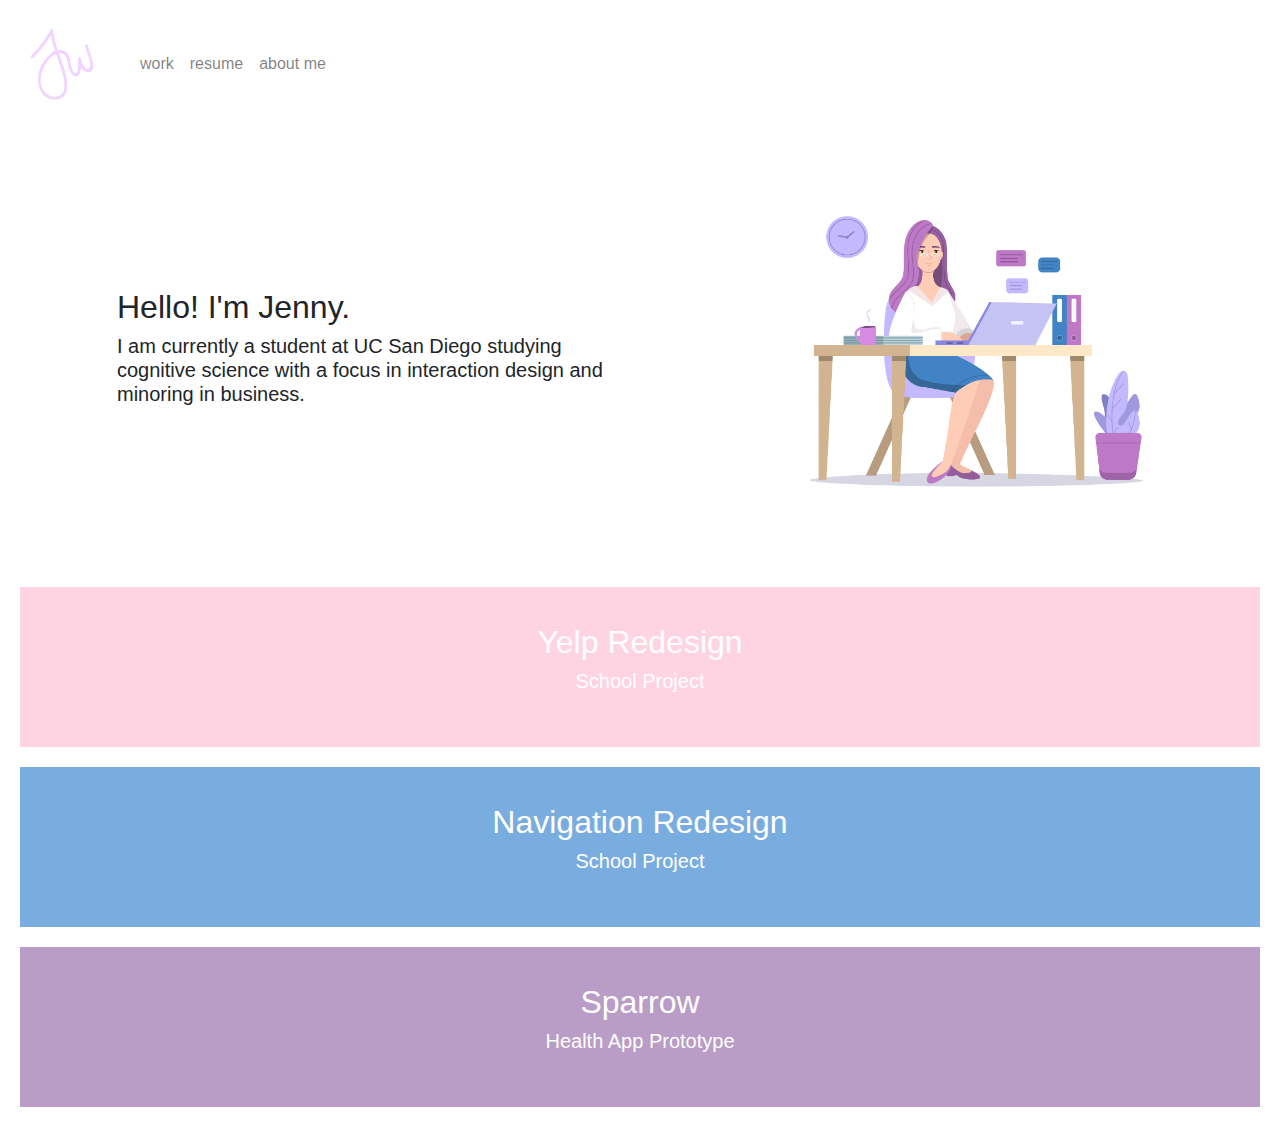
<file: index.html>
<!DOCTYPE html>
<html lang="en">
<head>
  <title>Jenny Wu</title>
  <meta charset="utf-8">
  <meta name="viewport" content="width=device-width, initial-scale=1">
  <link rel="stylesheet" href="https://maxcdn.bootstrapcdn.com/bootstrap/4.3.1/css/bootstrap.min.css">
  <script src="https://ajax.googleapis.com/ajax/libs/jquery/3.4.1/jquery.min.js"></script>
  <script src="https://cdnjs.cloudflare.com/ajax/libs/popper.js/1.14.7/umd/popper.min.js"></script>
  <script src="https://maxcdn.bootstrapcdn.com/bootstrap/4.3.1/js/bootstrap.min.js"></script>
  <link rel = "stylesheet"
   type = "text/css"
   href = "style.css" />
</head>
<body>


<!--NAV BAR-->
<nav class="navbar navbar-expand-sm bg-white navbar-light">
  <a class="navbar-brand" href="#">
    <img src="logo.jpg" alt="logo" style="width:100px;">
  </a>
  <ul class="navbar-nav">
    <li class="work-item">
      <a class="nav-link" href="work.html">work</a>
    </li>
    <li class="resume-item">
      <a class="nav-link" href="resume.pdf">resume</a>
    </li> 
    <li class="aboutme-item">
      <a class="nav-link" href="aboutme.html">about me</a>
    </li>
  </ul>
</nav>

<!--INTRO&PICTURE-->
<div class="container">
<div class="jumbotron text-left bg-white" style="margin-bottom:0">
<div class="row">
  <div class="col-md-6" style= "margin:auto">
    <p>
      <h2>Hello! I'm Jenny.</h2>
      <h5>I am currently a student at UC San Diego studying cognitive science with
	a focus in interaction design and minoring in business.</h5>
    </p>
  </div>
  <div class="col-md-6">
     <img class="img-responsive" src="601.jpg" alt="Jenny" style= "width:75%" align= "right" image>
  </div>
</div>
</div>
</div>


<!--WORKS-->
<div class = "yelp">
  <p>
  <h2>Yelp Redesign</h2>
  <h5>School Project</h5>
  </p>
</div>

<div class = "maps"> <a href= "resume.pdf"></a>
  <p>
  <h2>Navigation Redesign</h2>
  <h5>School Project</h5>
  </p>
</div>

<div class = "health">
  <p>
  <h2>Sparrow</h2>
  <h5>Health App Prototype</h5>
  </p>
</div>

</body>
</html>
</file>
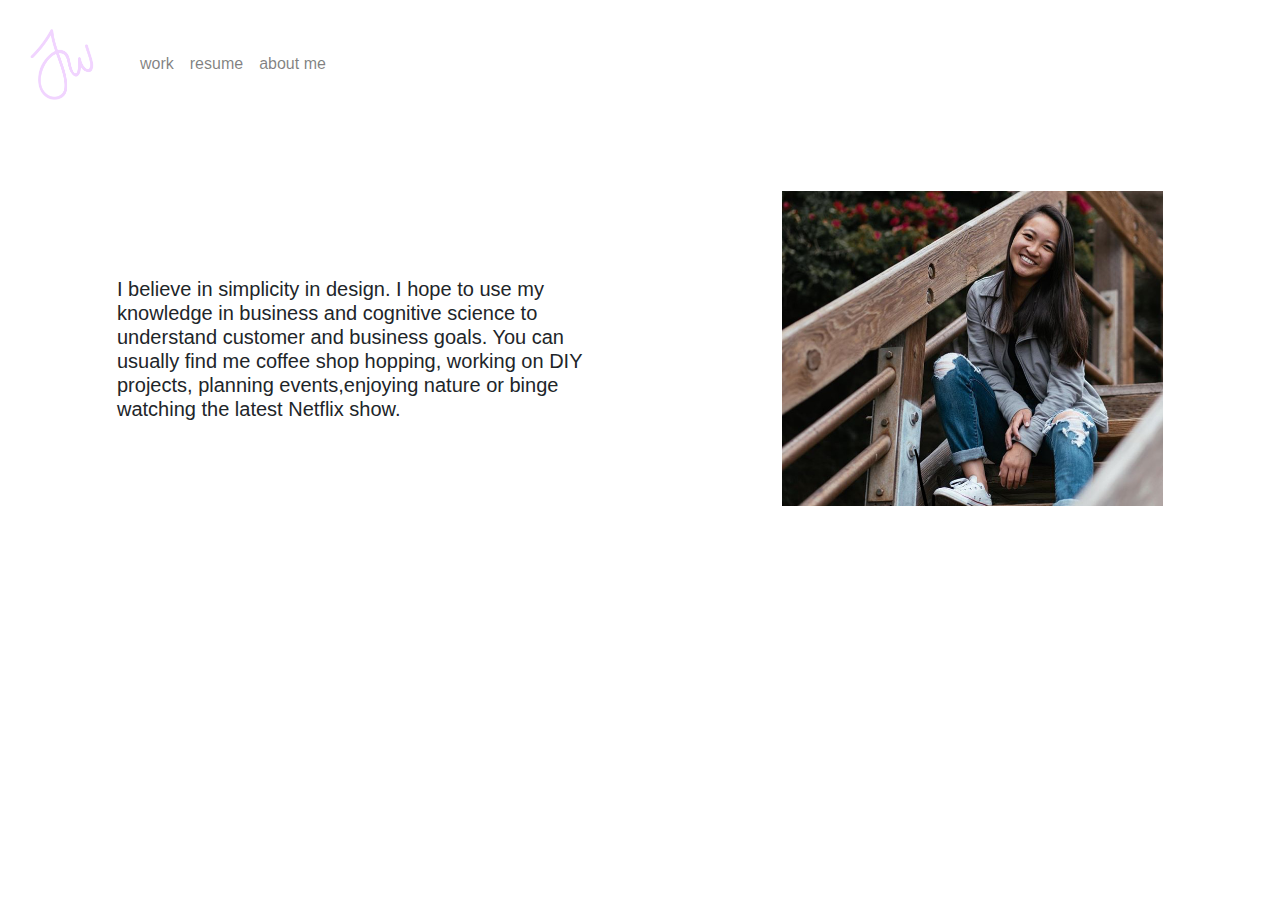
<file: aboutme.html>
<!DOCTYPE html>
<html lang="en">
<head>
  <title>Jenny Wu</title>
  <meta charset="utf-8">
  <meta name="viewport" content="width=device-width, initial-scale=1">
  <link rel="stylesheet" href="https://maxcdn.bootstrapcdn.com/bootstrap/4.3.1/css/bootstrap.min.css">
  <script src="https://ajax.googleapis.com/ajax/libs/jquery/3.4.1/jquery.min.js"></script>
  <script src="https://cdnjs.cloudflare.com/ajax/libs/popper.js/1.14.7/umd/popper.min.js"></script>
  <script src="https://maxcdn.bootstrapcdn.com/bootstrap/4.3.1/js/bootstrap.min.js"></script>
  <link rel = "stylesheet" type = "text/css" href = "style.css" />
</head>
<body>


<!--NAV BAR-->
<nav class="navbar navbar-expand-sm bg-white navbar-light">
  <a class="navbar-brand" href="#">
    <img src="logo.jpg" alt="logo" style="width:100px;">
  </a>
  <ul class="navbar-nav">
    <li class="work-item">
      <a class="nav-link" href="index.html">work</a>
    </li>
    <li class="resume-item">
      <a class="nav-link" href="resume.html">resume</a>
    </li> 
    <li class="aboutme-item">
      <a class="nav-link" href="aboutme.html">about me</a>
    </li>
  </ul>
</nav>

<!-- ABOUT ME --!>
<div class="container">
<div class="jumbotron text-left bg-white" style="margin-bottom:0">
<div class="row">
  <div class="col-md-6" style= "margin:auto">
    <p>
      <h5>I believe in simplicity in design. I hope to use my knowledge in business and 	  cognitive science to understand customer and business goals.
	  You can usually find me coffee shop hopping, working on DIY projects, planning 	  events,enjoying nature or binge watching the latest Netflix show.</h5>
    </p>
  </div>
  <div class="col-md-6">
     <img class="img-responsive" src="jennywu1.jpeg" alt="Jenny" style= "width:75%" align= "right" image>
  </div>
</div>
</div>
</div>

<div class = "contact">
</file>
<file: style.css>
div.yelp {
  background-color: #ffd4e2;
  color: white;
  margin: 20px;
  padding: 20px;
  height: 10em; 
  Text-align:center;
}

div.maps {
  background-color: #7AADDF;
  color: white;
  margin: 20px;
  padding: 20px;
  height: 10em; 
  Text-align:center;
}

div.health {
  background-color:#B99DC6;
  color: white;
  margin: 20px;
  padding: 20px;
  height: 10em; 
  Text-align:center;
}
</file>
